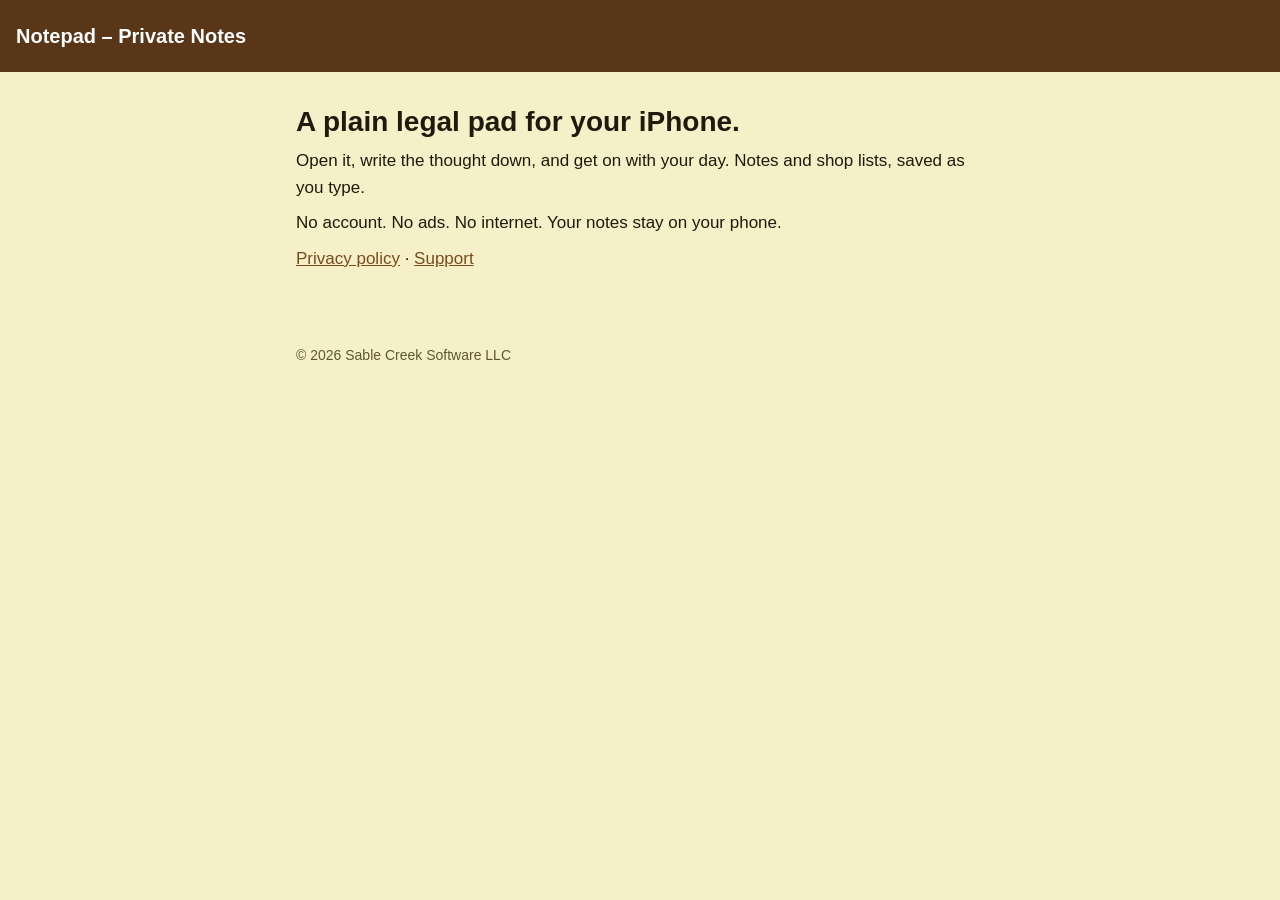
<file: index.html>
<!doctype html>
<html lang="en">
<head>
<meta charset="utf-8">
<meta name="viewport" content="width=device-width, initial-scale=1">
<title>Notepad – Private Notes</title>
<meta name="description" content="A plain yellow legal pad for your iPhone. No account, no ads, no internet: your notes stay on your phone.">
<link rel="stylesheet" href="style.css">
</head>
<body>
<header><a href="./">Notepad – Private Notes</a></header>
<main>
<h1>A plain legal pad for your iPhone.</h1>
<p>Open it, write the thought down, and get on with your day. Notes and shop lists, saved as you type.</p>
<p>No account. No ads. No internet. Your notes stay on your phone.</p>
<p><a href="privacy.html">Privacy policy</a> · <a href="support.html">Support</a></p>
</main>
<footer>© 2026 Sable Creek Software LLC</footer>
</body>
</html>
</file>
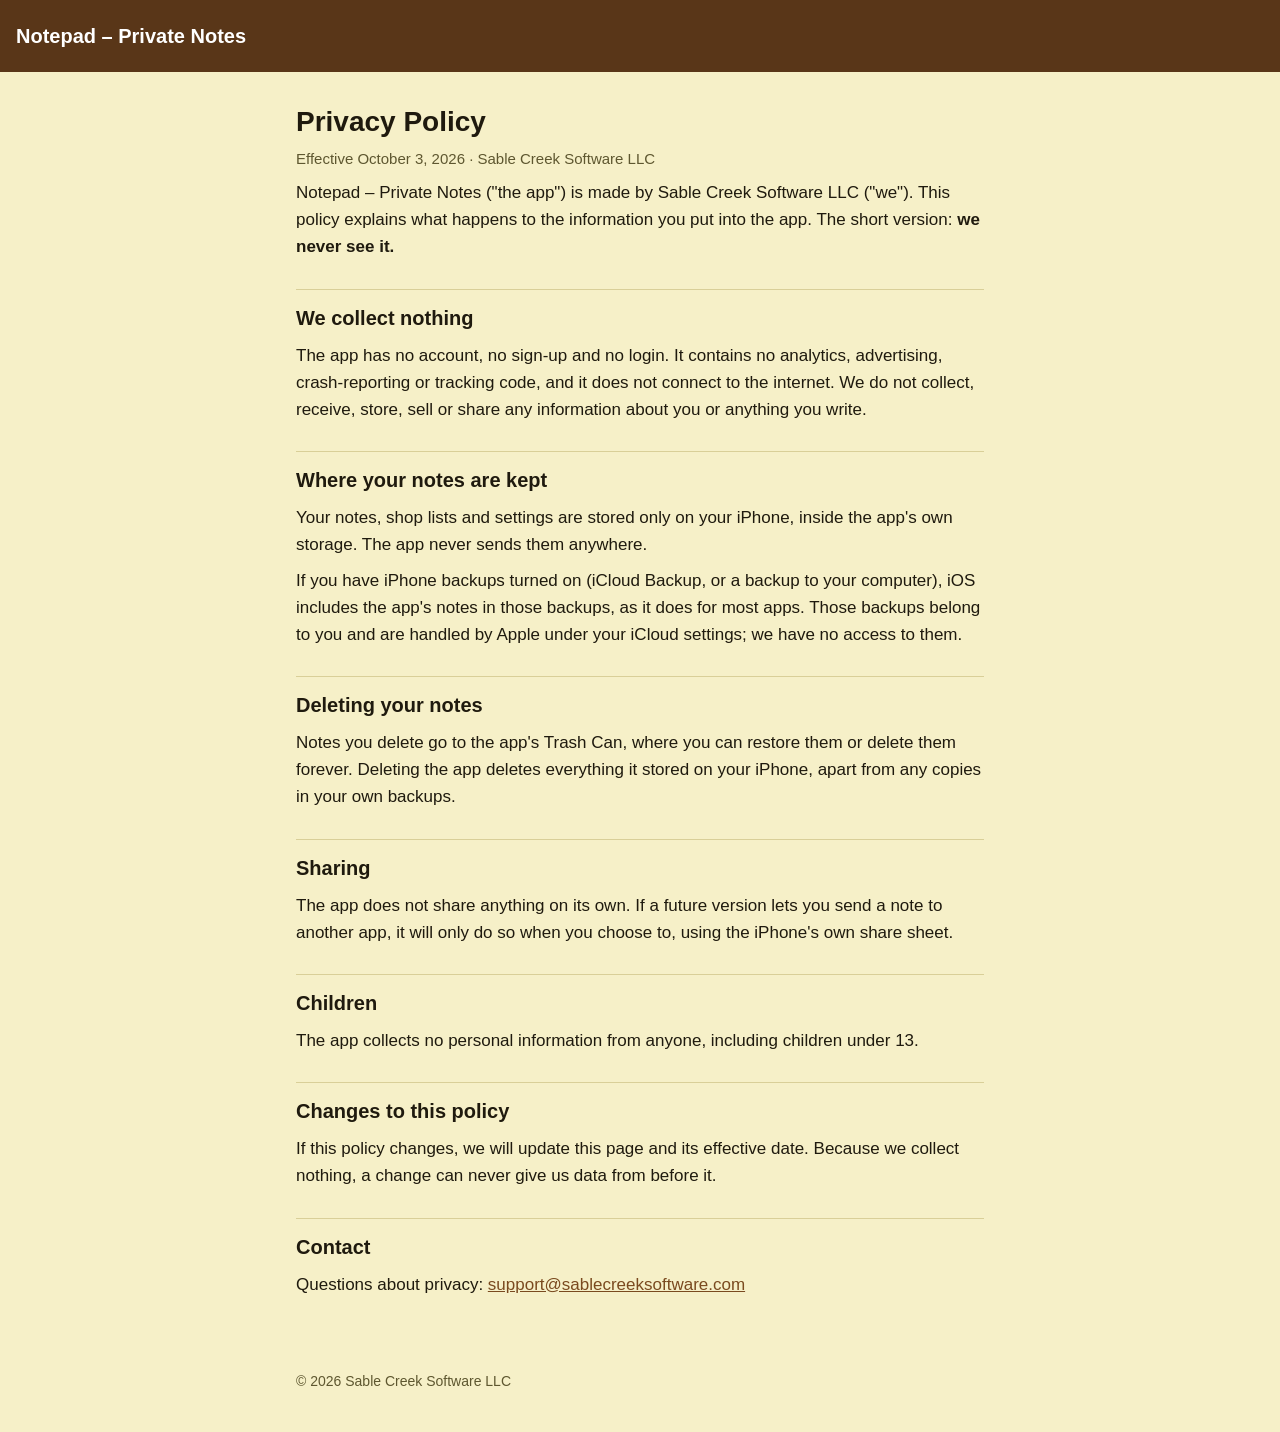
<file: privacy.html>
<!doctype html>
<html lang="en">
<head>
<meta charset="utf-8">
<meta name="viewport" content="width=device-width, initial-scale=1">
<title>Privacy Policy – Notepad – Private Notes</title>
<link rel="stylesheet" href="style.css">
</head>
<body>
<header><a href="./">Notepad – Private Notes</a></header>
<main>
<h1>Privacy Policy</h1>
<p class="muted">Effective October 3, 2026 · Sable Creek Software LLC</p>

<p>Notepad – Private Notes ("the app") is made by Sable Creek Software LLC ("we"). This policy explains what happens to the information you put into the app. The short version: <strong>we never see it.</strong></p>

<h2>We collect nothing</h2>
<p>The app has no account, no sign-up and no login. It contains no analytics, advertising, crash-reporting or tracking code, and it does not connect to the internet. We do not collect, receive, store, sell or share any information about you or anything you write.</p>

<h2>Where your notes are kept</h2>
<p>Your notes, shop lists and settings are stored only on your iPhone, inside the app's own storage. The app never sends them anywhere.</p>
<p>If you have iPhone backups turned on (iCloud Backup, or a backup to your computer), iOS includes the app's notes in those backups, as it does for most apps. Those backups belong to you and are handled by Apple under your iCloud settings; we have no access to them.</p>

<h2>Deleting your notes</h2>
<p>Notes you delete go to the app's Trash Can, where you can restore them or delete them forever. Deleting the app deletes everything it stored on your iPhone, apart from any copies in your own backups.</p>

<h2>Sharing</h2>
<p>The app does not share anything on its own. If a future version lets you send a note to another app, it will only do so when you choose to, using the iPhone's own share sheet.</p>

<h2>Children</h2>
<p>The app collects no personal information from anyone, including children under 13.</p>

<h2>Changes to this policy</h2>
<p>If this policy changes, we will update this page and its effective date. Because we collect nothing, a change can never give us data from before it.</p>

<h2>Contact</h2>
<p>Questions about privacy: <a href="mailto:support@sablecreeksoftware.com">support@sablecreeksoftware.com</a></p>
</main>
<footer>© 2026 Sable Creek Software LLC</footer>
</body>
</html>
</file>
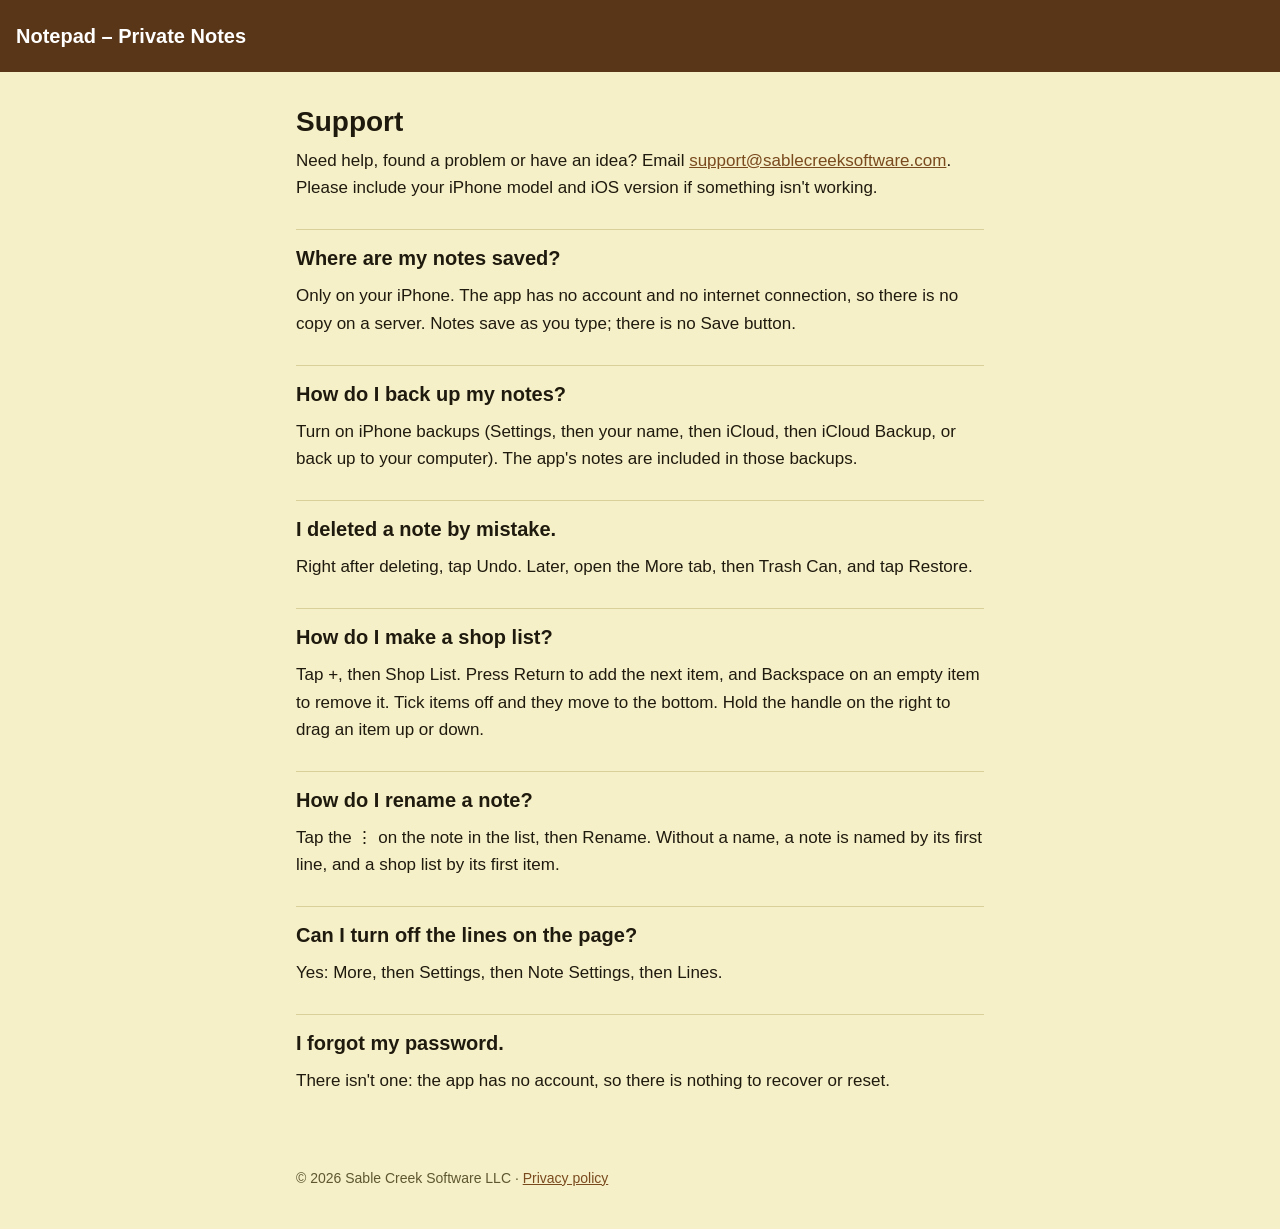
<file: support.html>
<!doctype html>
<html lang="en">
<head>
<meta charset="utf-8">
<meta name="viewport" content="width=device-width, initial-scale=1">
<title>Support – Notepad – Private Notes</title>
<link rel="stylesheet" href="style.css">
</head>
<body>
<header><a href="./">Notepad – Private Notes</a></header>
<main>
<h1>Support</h1>
<p>Need help, found a problem or have an idea? Email <a href="mailto:support@sablecreeksoftware.com">support@sablecreeksoftware.com</a>. Please include your iPhone model and iOS version if something isn't working.</p>

<h2>Where are my notes saved?</h2>
<p>Only on your iPhone. The app has no account and no internet connection, so there is no copy on a server. Notes save as you type; there is no Save button.</p>

<h2>How do I back up my notes?</h2>
<p>Turn on iPhone backups (Settings, then your name, then iCloud, then iCloud Backup, or back up to your computer). The app's notes are included in those backups.</p>

<h2>I deleted a note by mistake.</h2>
<p>Right after deleting, tap Undo. Later, open the More tab, then Trash Can, and tap Restore.</p>

<h2>How do I make a shop list?</h2>
<p>Tap +, then Shop List. Press Return to add the next item, and Backspace on an empty item to remove it. Tick items off and they move to the bottom. Hold the handle on the right to drag an item up or down.</p>

<h2>How do I rename a note?</h2>
<p>Tap the ⋮ on the note in the list, then Rename. Without a name, a note is named by its first line, and a shop list by its first item.</p>

<h2>Can I turn off the lines on the page?</h2>
<p>Yes: More, then Settings, then Note Settings, then Lines.</p>

<h2>I forgot my password.</h2>
<p>There isn't one: the app has no account, so there is nothing to recover or reset.</p>
</main>
<footer>© 2026 Sable Creek Software LLC · <a href="privacy.html">Privacy policy</a></footer>
</body>
</html>
</file>
<file: style.css>
:root { --bar: #593618; --on-bar: #ffffff; --page: #f6f0c8; --text: #1f1a0e; --muted: #5e5730; --rule: #d9cf98; --link: #7a4a1f; }
@media (prefers-color-scheme: dark) {
  :root { --bar: #2c1b0c; --on-bar: #f3e9d6; --page: #1d1b13; --text: #ece6c8; --muted: #b5ad85; --rule: #3a3626; --link: #ffb77c; }
}
* { box-sizing: border-box; }
body { margin: 0; background: var(--page); color: var(--text); font: 17px/1.6 -apple-system, BlinkMacSystemFont, "Segoe UI", Roboto, Helvetica, Arial, sans-serif; }
header { background: var(--bar); color: var(--on-bar); padding: 20px 16px; }
header a { color: var(--on-bar); text-decoration: none; font-weight: 600; font-size: 20px; }
main { max-width: 720px; margin: 0 auto; padding: 8px 16px 48px; }
h1 { font-size: 28px; line-height: 1.25; margin: 24px 0 8px; }
h2 { font-size: 20px; margin: 28px 0 4px; padding-top: 12px; border-top: 1px solid var(--rule); }
p, li { margin: 8px 0; }
a { color: var(--link); }
.muted { color: var(--muted); font-size: 15px; }
footer { max-width: 720px; margin: 0 auto; padding: 16px 16px 40px; color: var(--muted); font-size: 14px; }
</file>
